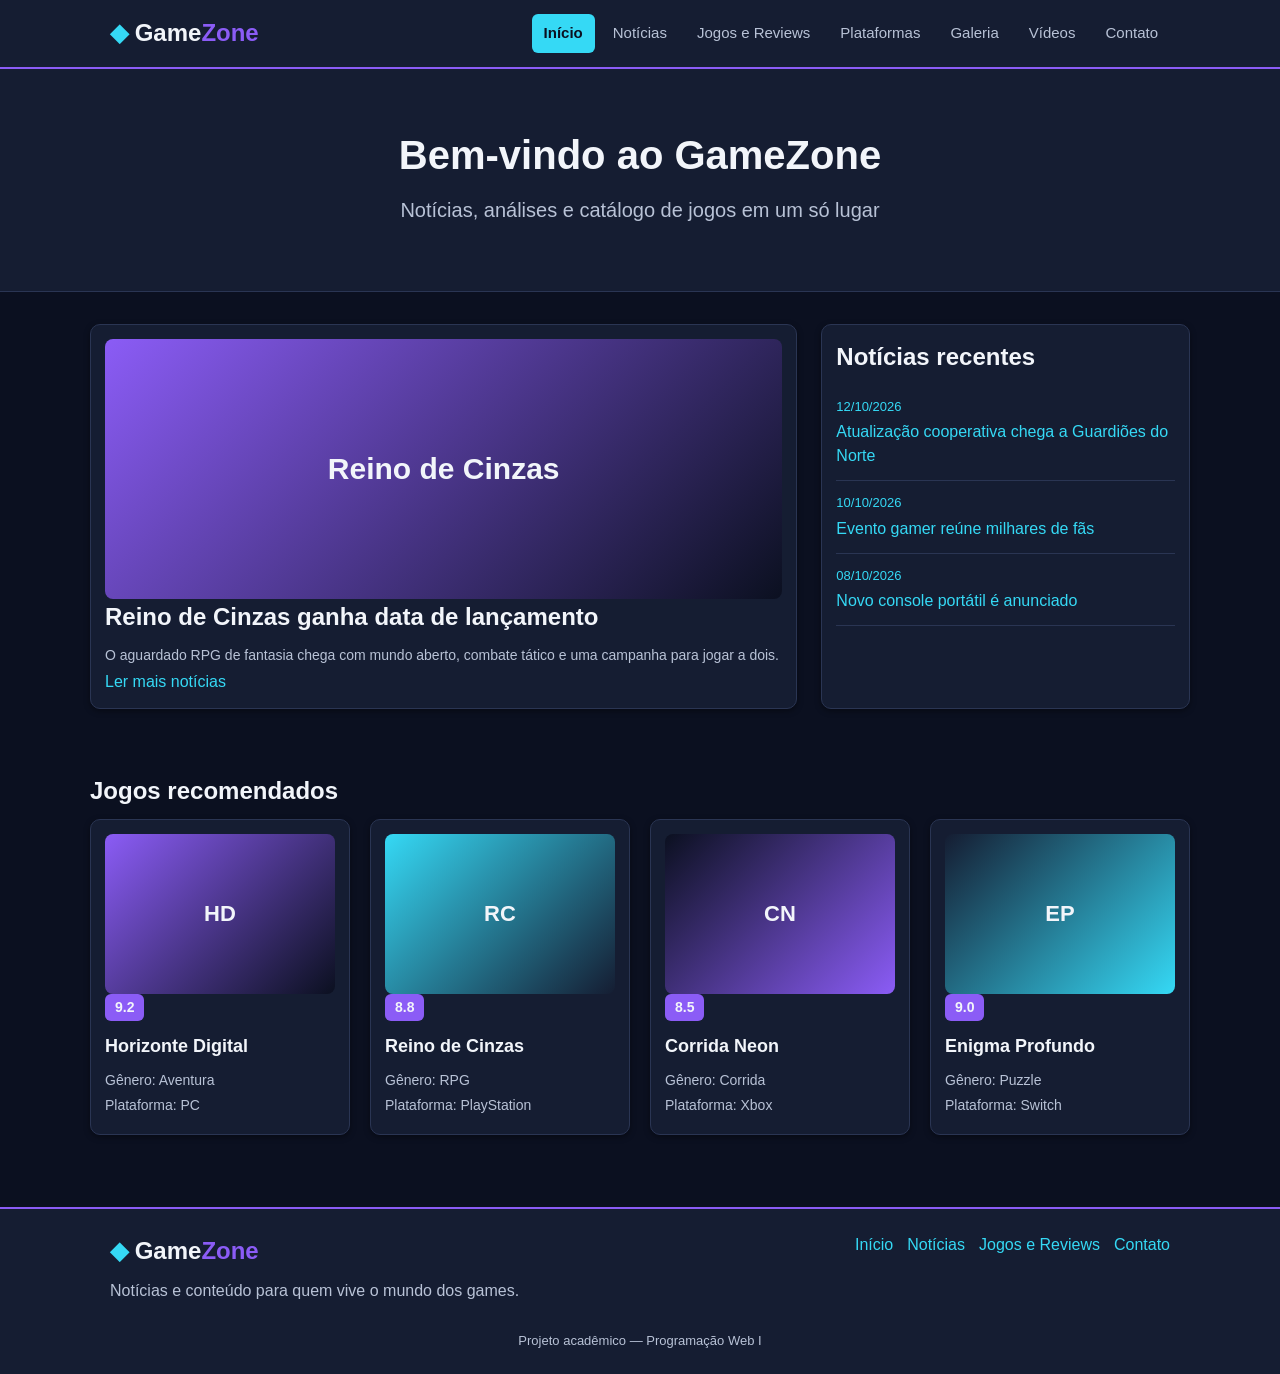
<file: index.html>
<!DOCTYPE html>
<html lang="pt-BR">
<head>
  <meta charset="UTF-8">
  <meta name="viewport" content="width=device-width, initial-scale=1.0">
  <title>GameZone — Início</title>
  <link rel="stylesheet" href="style.css">
</head>
<body>
  <header class="topo">
    <div class="container topo-interno">
      <a class="logo" href="index.html"><span class="logo-icone">◆</span> Game<span class="zone">Zone</span></a>
      <nav>
        <ul class="menu">
          <li><a class="ativo" href="index.html">Início</a></li>
          <li><a href="noticias.html">Notícias</a></li>
          <li><a href="jogos.html">Jogos e Reviews</a></li>
          <li><a href="plataformas.html">Plataformas</a></li>
          <li><a href="galeria.html">Galeria</a></li>
          <li><a href="videos.html">Vídeos</a></li>
          <li><a href="contato.html">Contato</a></li>
        </ul>
      </nav>
    </div>
  </header>

  <main>
    <section class="hero">
      <h1>Bem-vindo ao GameZone</h1>
      <p>Notícias, análises e catálogo de jogos em um só lugar</p>
    </section>

    <section class="secao container">
      <div class="principal-inicio">
        <article class="destaque card">
          <div class="arte arte-1" role="img" aria-label="Arte ilustrativa do jogo Reino de Cinzas em roxo escuro">Reino de Cinzas</div>
          <h2>Reino de Cinzas ganha data de lançamento</h2>
          <p>O aguardado RPG de fantasia chega com mundo aberto, combate tático e uma campanha para jogar a dois.</p>
          <a href="noticias.html">Ler mais notícias</a>
        </article>

        <aside class="recentes card">
          <h2>Notícias recentes</h2>
          <ul>
            <li>
              <p class="data">12/10/2026</p>
              <a href="noticias.html">Atualização cooperativa chega a Guardiões do Norte</a>
            </li>
            <li>
              <p class="data">10/10/2026</p>
              <a href="noticias.html">Evento gamer reúne milhares de fãs</a>
            </li>
            <li>
              <p class="data">08/10/2026</p>
              <a href="noticias.html">Novo console portátil é anunciado</a>
            </li>
          </ul>
        </aside>
      </div>
    </section>

    <section class="secao container">
      <h2>Jogos recomendados</h2>
      <div class="grade-4">
        <article class="card">
          <div class="arte arte-1" role="img" aria-label="Arte ilustrativa de Horizonte Digital">HD</div>
          <span class="nota">9.2</span>
          <h3>Horizonte Digital</h3>
          <p>Gênero: Aventura</p>
          <p>Plataforma: PC</p>
        </article>
        <article class="card">
          <div class="arte arte-2" role="img" aria-label="Arte ilustrativa de Reino de Cinzas">RC</div>
          <span class="nota">8.8</span>
          <h3>Reino de Cinzas</h3>
          <p>Gênero: RPG</p>
          <p>Plataforma: PlayStation</p>
        </article>
        <article class="card">
          <div class="arte arte-3" role="img" aria-label="Arte ilustrativa de Corrida Neon">CN</div>
          <span class="nota">8.5</span>
          <h3>Corrida Neon</h3>
          <p>Gênero: Corrida</p>
          <p>Plataforma: Xbox</p>
        </article>
        <article class="card">
          <div class="arte arte-4" role="img" aria-label="Arte ilustrativa de Enigma Profundo">EP</div>
          <span class="nota">9.0</span>
          <h3>Enigma Profundo</h3>
          <p>Gênero: Puzzle</p>
          <p>Plataforma: Switch</p>
        </article>
      </div>
    </section>
  </main>

  <footer class="rodape">
    <div class="container rodape-interno">
      <div>
        <p class="logo"><span class="logo-icone">◆</span> Game<span class="zone">Zone</span></p>
        <p>Notícias e conteúdo para quem vive o mundo dos games.</p>
      </div>
      <ul class="rodape-links">
        <li><a href="index.html">Início</a></li>
        <li><a href="noticias.html">Notícias</a></li>
        <li><a href="jogos.html">Jogos e Reviews</a></li>
        <li><a href="contato.html">Contato</a></li>
      </ul>
    </div>
    <p class="rodape-nota">Projeto acadêmico — Programação Web I</p>
  </footer>
</body>
</html>
</file>
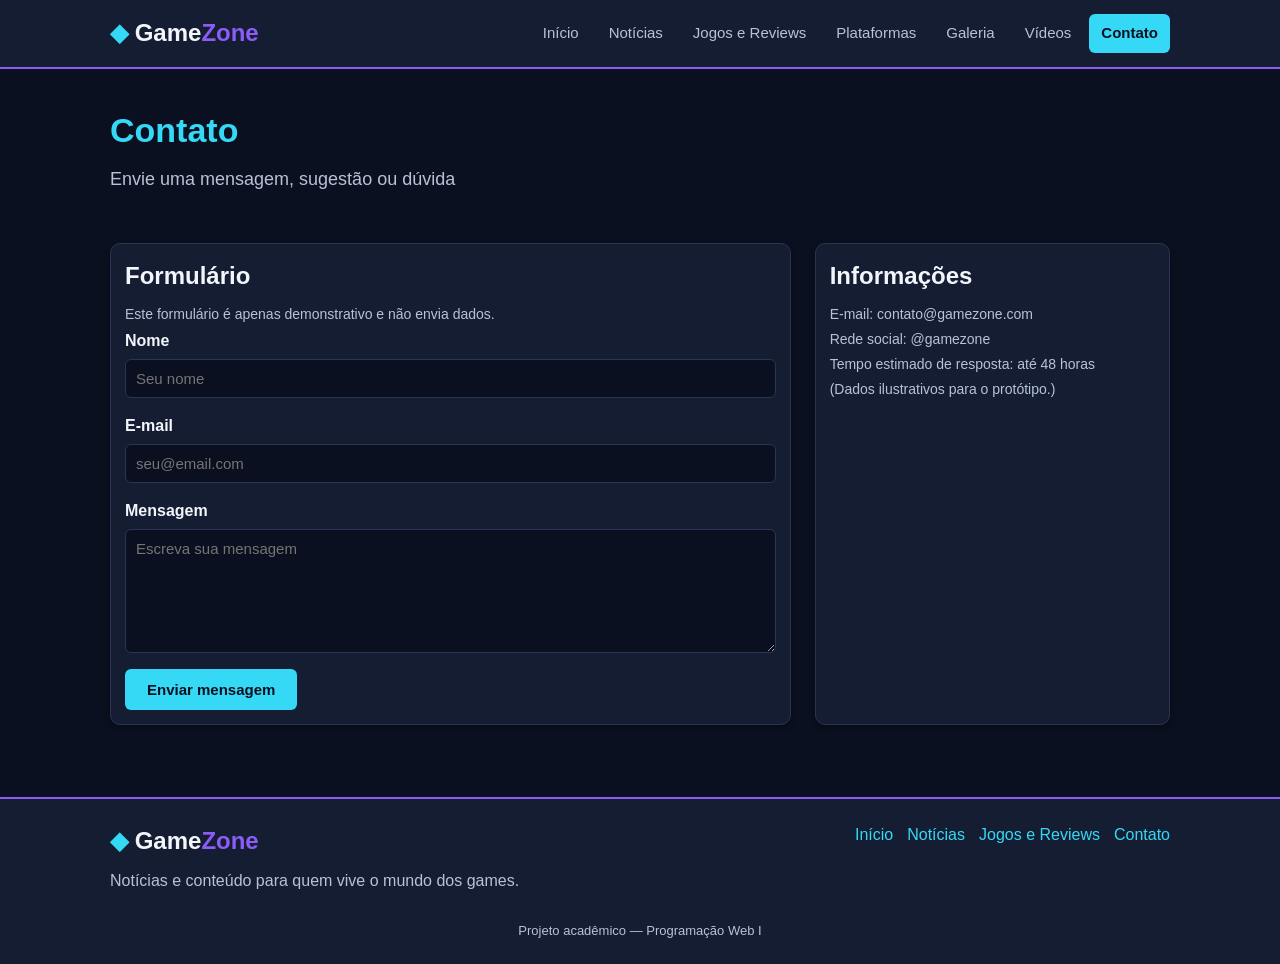
<file: contato.html>
<!DOCTYPE html>
<html lang="pt-BR">
<head>
  <meta charset="UTF-8">
  <meta name="viewport" content="width=device-width, initial-scale=1.0">
  <title>GameZone — Contato</title>
  <link rel="stylesheet" href="style.css">
</head>
<body>
  <header class="topo">
    <div class="container topo-interno">
      <a class="logo" href="index.html"><span class="logo-icone">◆</span> Game<span class="zone">Zone</span></a>
      <nav>
        <ul class="menu">
          <li><a href="index.html">Início</a></li>
          <li><a href="noticias.html">Notícias</a></li>
          <li><a href="jogos.html">Jogos e Reviews</a></li>
          <li><a href="plataformas.html">Plataformas</a></li>
          <li><a href="galeria.html">Galeria</a></li>
          <li><a href="videos.html">Vídeos</a></li>
          <li><a class="ativo" href="contato.html">Contato</a></li>
        </ul>
      </nav>
    </div>
  </header>

  <main class="container">
    <section class="titulo-pagina">
      <h1>Contato</h1>
      <p>Envie uma mensagem, sugestão ou dúvida</p>
    </section>

    <section class="secao">
      <div class="contato">
        <section class="formulario card">
          <h2>Formulário</h2>
          <p>Este formulário é apenas demonstrativo e não envia dados.</p>
          <form>
            <label for="nome">Nome</label>
            <input type="text" id="nome" name="nome" placeholder="Seu nome" autocomplete="name">

            <label for="email">E-mail</label>
            <input type="email" id="email" name="email" placeholder="seu@email.com" autocomplete="email">

            <label for="mensagem">Mensagem</label>
            <textarea id="mensagem" name="mensagem" rows="6" placeholder="Escreva sua mensagem"></textarea>

            <button type="button">Enviar mensagem</button>
          </form>
        </section>

        <aside class="contato-info card">
          <h2>Informações</h2>
          <p>E-mail: contato@gamezone.com</p>
          <p>Rede social: @gamezone</p>
          <p>Tempo estimado de resposta: até 48 horas</p>
          <p>(Dados ilustrativos para o protótipo.)</p>
        </aside>
      </div>
    </section>
  </main>

  <footer class="rodape">
    <div class="container rodape-interno">
      <div>
        <p class="logo"><span class="logo-icone">◆</span> Game<span class="zone">Zone</span></p>
        <p>Notícias e conteúdo para quem vive o mundo dos games.</p>
      </div>
      <ul class="rodape-links">
        <li><a href="index.html">Início</a></li>
        <li><a href="noticias.html">Notícias</a></li>
        <li><a href="jogos.html">Jogos e Reviews</a></li>
        <li><a href="contato.html">Contato</a></li>
      </ul>
    </div>
    <p class="rodape-nota">Projeto acadêmico — Programação Web I</p>
  </footer>
</body>
</html>
</file>
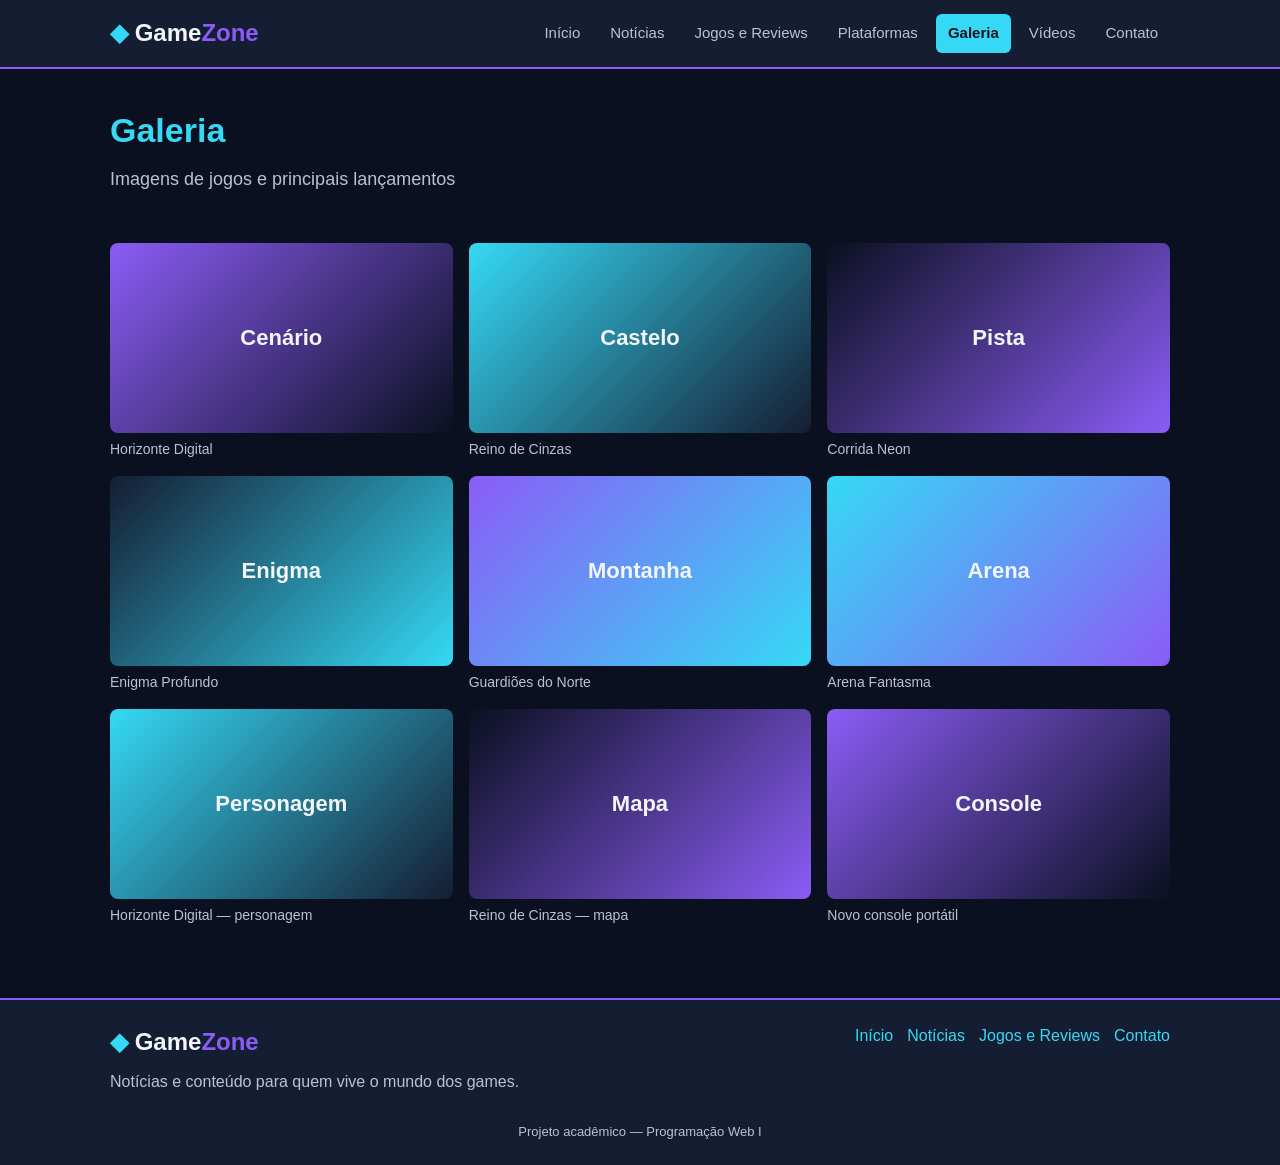
<file: galeria.html>
<!DOCTYPE html>
<html lang="pt-BR">
<head>
  <meta charset="UTF-8">
  <meta name="viewport" content="width=device-width, initial-scale=1.0">
  <title>GameZone — Galeria</title>
  <link rel="stylesheet" href="style.css">
</head>
<body>
  <header class="topo">
    <div class="container topo-interno">
      <a class="logo" href="index.html"><span class="logo-icone">◆</span> Game<span class="zone">Zone</span></a>
      <nav>
        <ul class="menu">
          <li><a href="index.html">Início</a></li>
          <li><a href="noticias.html">Notícias</a></li>
          <li><a href="jogos.html">Jogos e Reviews</a></li>
          <li><a href="plataformas.html">Plataformas</a></li>
          <li><a class="ativo" href="galeria.html">Galeria</a></li>
          <li><a href="videos.html">Vídeos</a></li>
          <li><a href="contato.html">Contato</a></li>
        </ul>
      </nav>
    </div>
  </header>

  <main class="container">
    <section class="titulo-pagina">
      <h1>Galeria</h1>
      <p>Imagens de jogos e principais lançamentos</p>
    </section>

    <section class="secao galeria">
      <figure>
        <div class="arte arte-1" role="img" aria-label="Cenário de floresta futurista do jogo Horizonte Digital">Cenário</div>
        <figcaption>Horizonte Digital</figcaption>
      </figure>
      <figure>
        <div class="arte arte-2" role="img" aria-label="Castelo em chamas do jogo Reino de Cinzas">Castelo</div>
        <figcaption>Reino de Cinzas</figcaption>
      </figure>
      <figure>
        <div class="arte arte-3" role="img" aria-label="Pista iluminada do jogo Corrida Neon">Pista</div>
        <figcaption>Corrida Neon</figcaption>
      </figure>
      <figure>
        <div class="arte arte-4" role="img" aria-label="Sala de quebra-cabeças do jogo Enigma Profundo">Enigma</div>
        <figcaption>Enigma Profundo</figcaption>
      </figure>
      <figure>
        <div class="arte arte-5" role="img" aria-label="Guerreiros em montanha gelada do jogo Guardiões do Norte">Montanha</div>
        <figcaption>Guardiões do Norte</figcaption>
      </figure>
      <figure>
        <div class="arte arte-6" role="img" aria-label="Arena sombria do jogo Arena Fantasma">Arena</div>
        <figcaption>Arena Fantasma</figcaption>
      </figure>
      <figure>
        <div class="arte arte-2" role="img" aria-label="Personagem principal de Horizonte Digital em close">Personagem</div>
        <figcaption>Horizonte Digital — personagem</figcaption>
      </figure>
      <figure>
        <div class="arte arte-3" role="img" aria-label="Mapa de aventura de Reino de Cinzas">Mapa</div>
        <figcaption>Reino de Cinzas — mapa</figcaption>
      </figure>
      <figure>
        <div class="arte arte-1" role="img" aria-label="Console portátil ilustrativo em destaque">Console</div>
        <figcaption>Novo console portátil</figcaption>
      </figure>
    </section>
  </main>

  <footer class="rodape">
    <div class="container rodape-interno">
      <div>
        <p class="logo"><span class="logo-icone">◆</span> Game<span class="zone">Zone</span></p>
        <p>Notícias e conteúdo para quem vive o mundo dos games.</p>
      </div>
      <ul class="rodape-links">
        <li><a href="index.html">Início</a></li>
        <li><a href="noticias.html">Notícias</a></li>
        <li><a href="jogos.html">Jogos e Reviews</a></li>
        <li><a href="contato.html">Contato</a></li>
      </ul>
    </div>
    <p class="rodape-nota">Projeto acadêmico — Programação Web I</p>
  </footer>
</body>
</html>
</file>
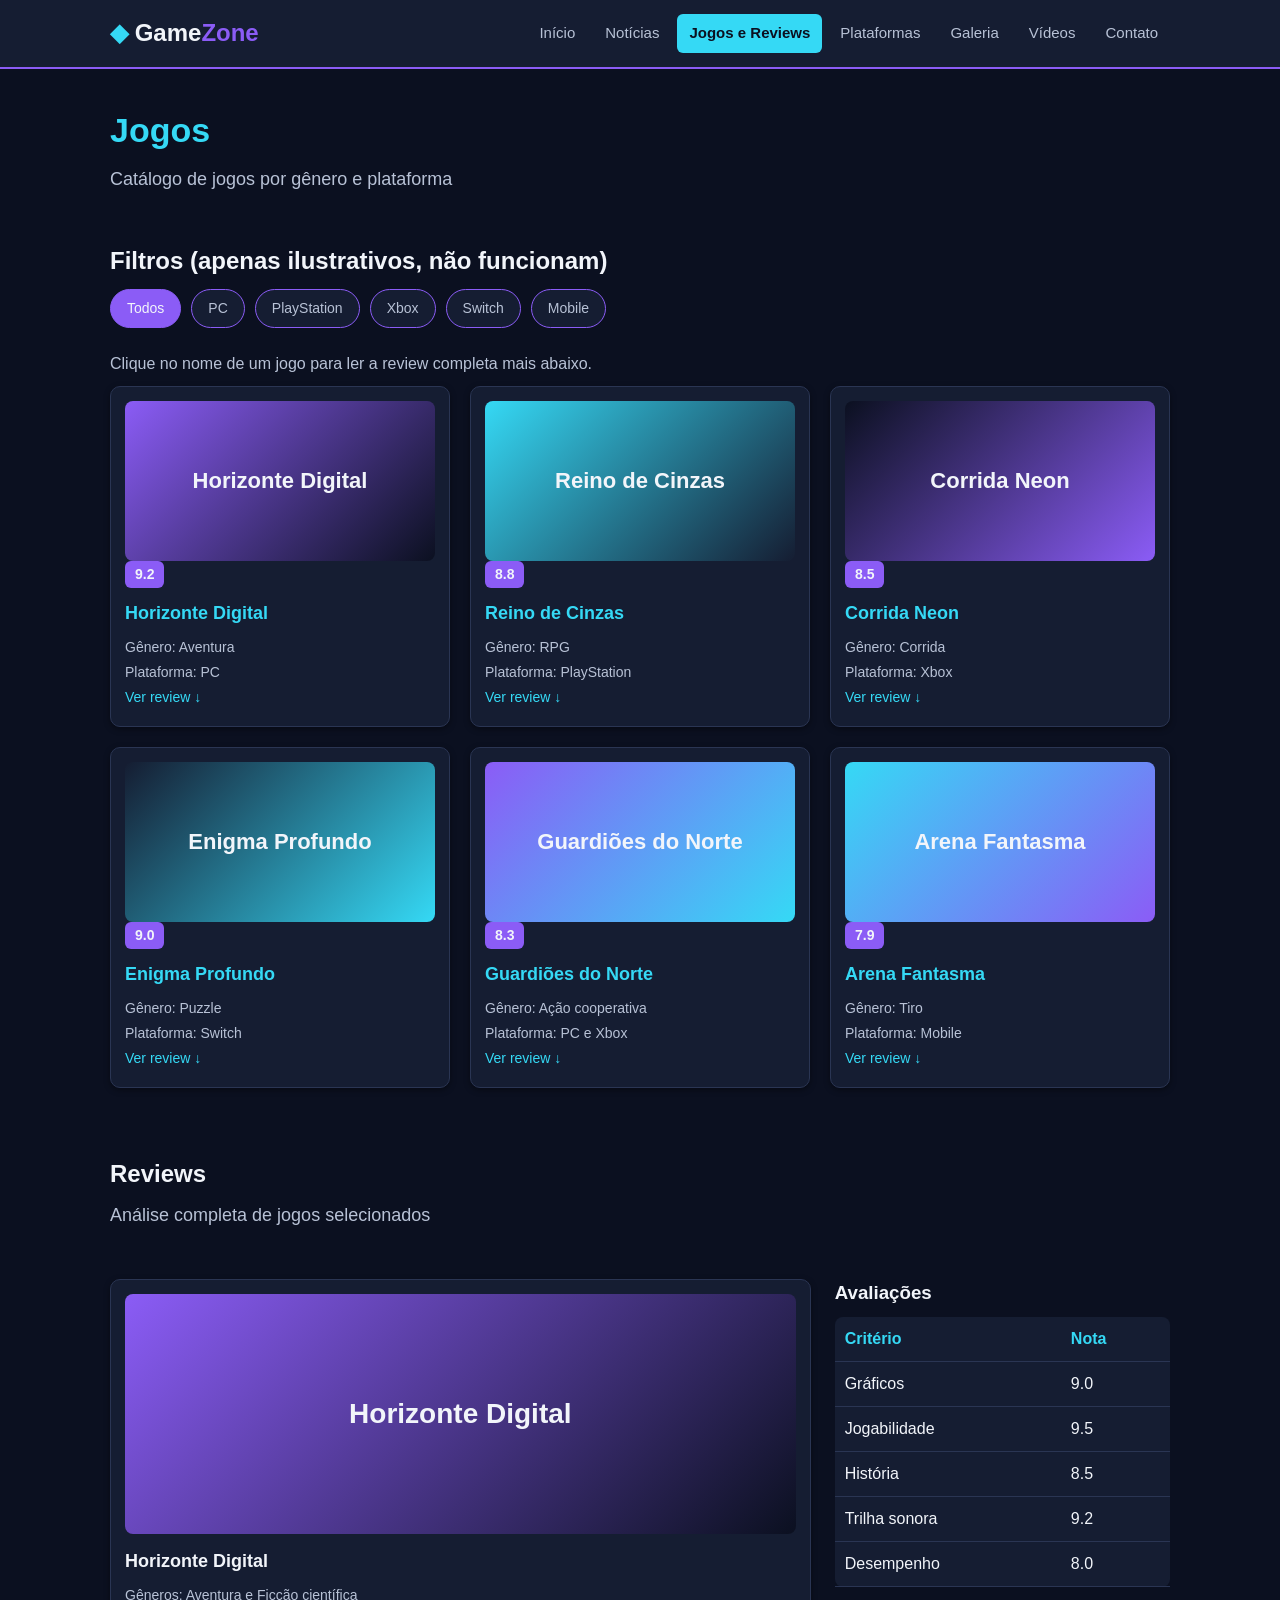
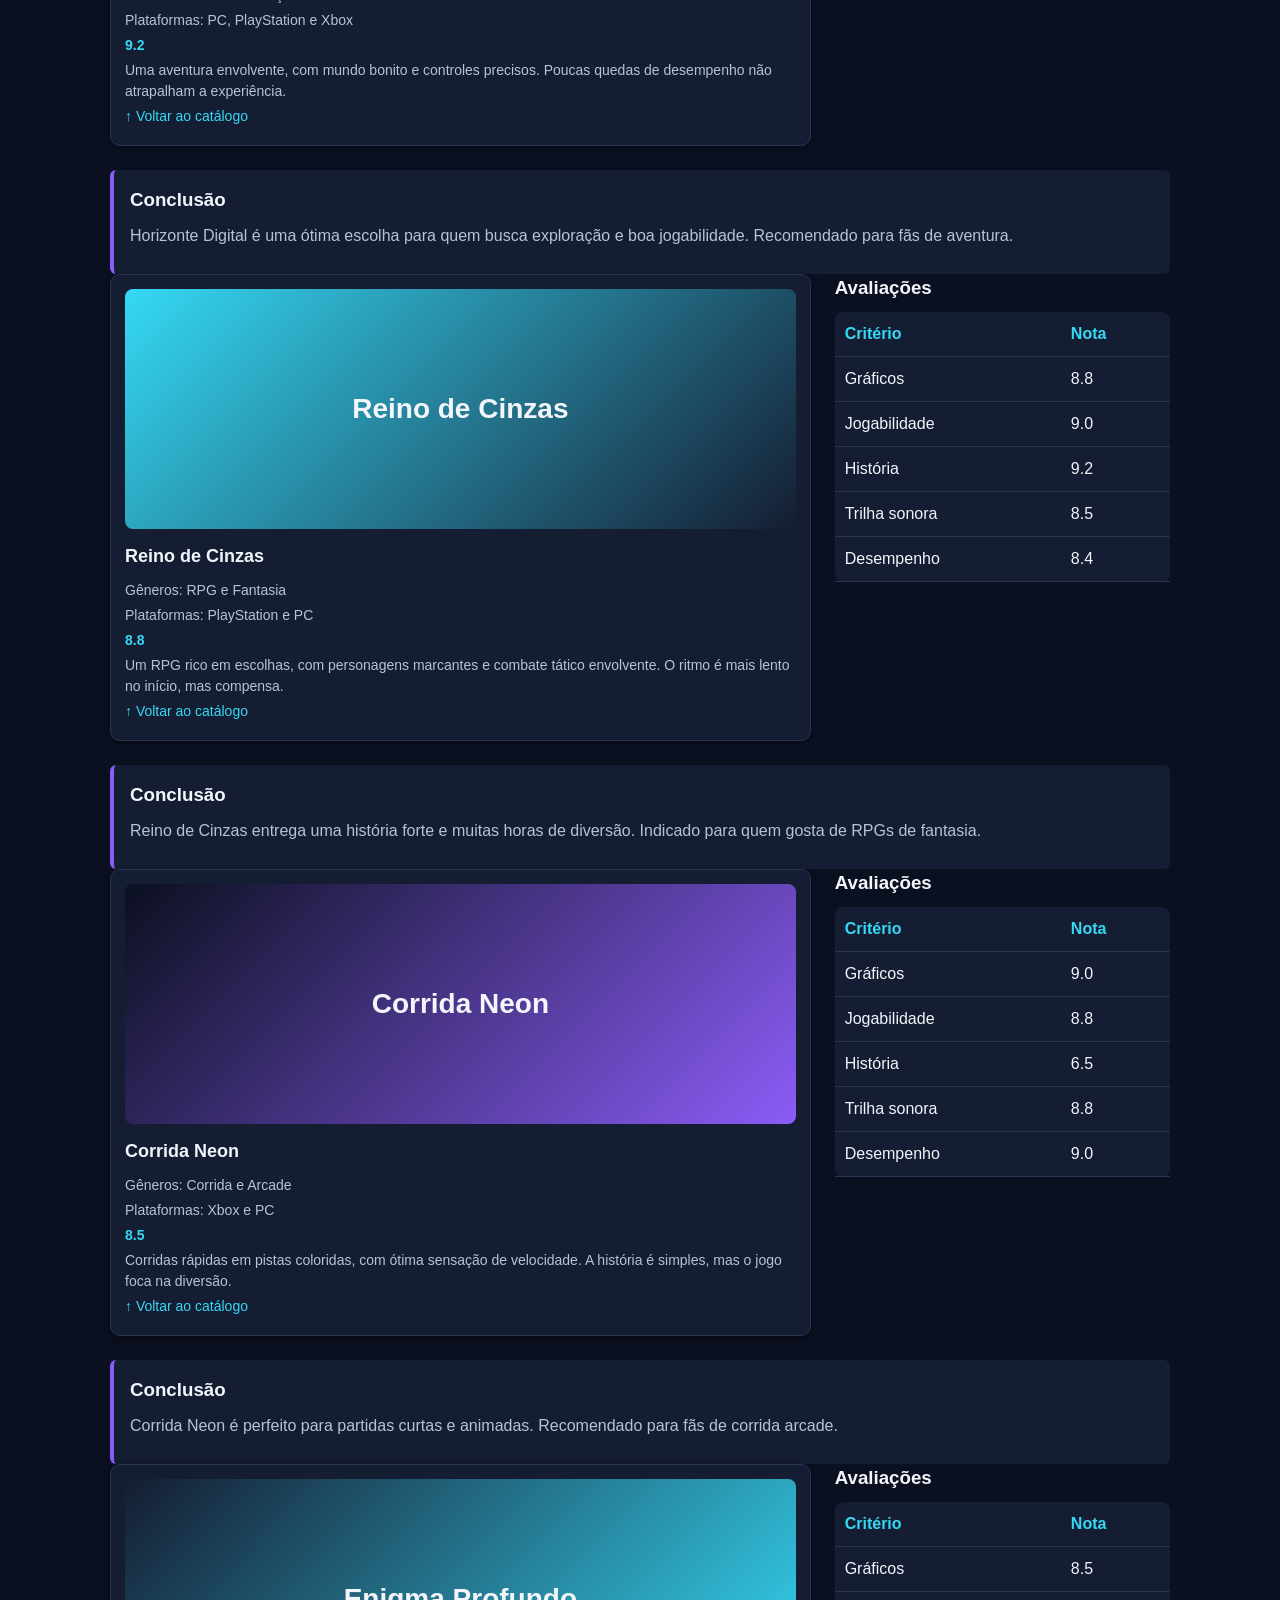
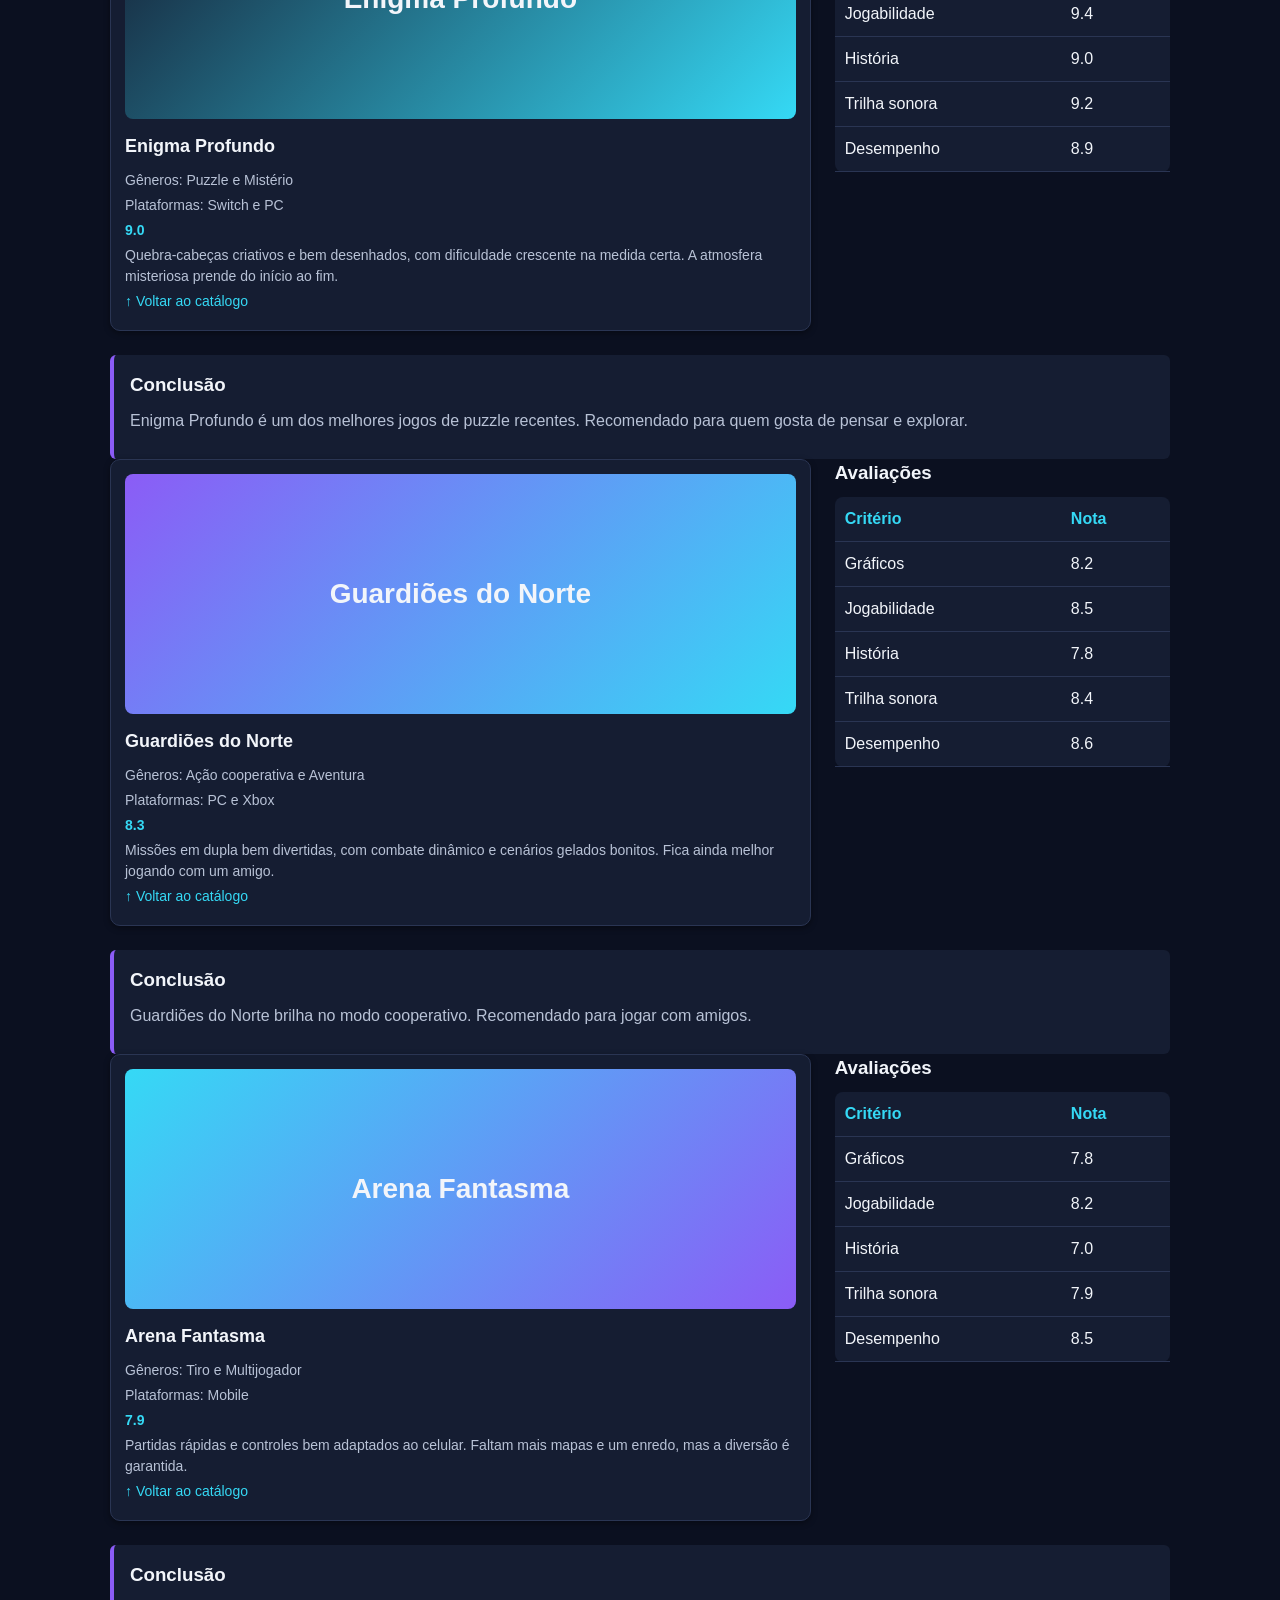
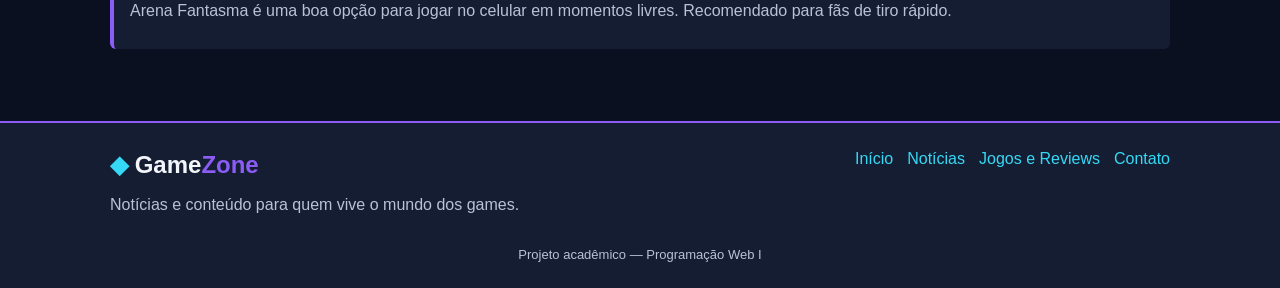
<file: jogos.html>
<!DOCTYPE html>
<html lang="pt-BR">
<head>
  <meta charset="UTF-8">
  <meta name="viewport" content="width=device-width, initial-scale=1.0">
  <title>GameZone — Jogos e Reviews</title>
  <link rel="stylesheet" href="style.css">
</head>
<body>
  <header class="topo">
    <div class="container topo-interno">
      <a class="logo" href="index.html"><span class="logo-icone">◆</span> Game<span class="zone">Zone</span></a>
      <nav>
        <ul class="menu">
          <li><a href="index.html">Início</a></li>
          <li><a href="noticias.html">Notícias</a></li>
          <li><a class="ativo" href="jogos.html">Jogos e Reviews</a></li>
          <li><a href="plataformas.html">Plataformas</a></li>
          <li><a href="galeria.html">Galeria</a></li>
          <li><a href="videos.html">Vídeos</a></li>
          <li><a href="contato.html">Contato</a></li>
        </ul>
      </nav>
    </div>
  </header>

  <main class="container">
    <section class="titulo-pagina" id="catalogo">
      <h1>Jogos</h1>
      <p>Catálogo de jogos por gênero e plataforma</p>
    </section>

    <section class="secao">
      <h2>Filtros (apenas ilustrativos, não funcionam)</h2>
      <ul class="filtros">
        <li class="filtro filtro-ativo">Todos</li>
        <li class="filtro">PC</li>
        <li class="filtro">PlayStation</li>
        <li class="filtro">Xbox</li>
        <li class="filtro">Switch</li>
        <li class="filtro">Mobile</li>
      </ul>

      <p>Clique no nome de um jogo para ler a review completa mais abaixo.</p>

      <div class="grade-3">
        <article class="card">
          <div class="arte arte-1" role="img" aria-label="Arte ilustrativa de Horizonte Digital">Horizonte Digital</div>
          <span class="nota">9.2</span>
          <h3><a href="#review-horizonte-digital">Horizonte Digital</a></h3>
          <p>Gênero: Aventura</p>
          <p>Plataforma: PC</p>
          <p><a href="#review-horizonte-digital">Ver review ↓</a></p>
        </article>
        <article class="card">
          <div class="arte arte-2" role="img" aria-label="Arte ilustrativa de Reino de Cinzas">Reino de Cinzas</div>
          <span class="nota">8.8</span>
          <h3><a href="#review-reino-de-cinzas">Reino de Cinzas</a></h3>
          <p>Gênero: RPG</p>
          <p>Plataforma: PlayStation</p>
          <p><a href="#review-reino-de-cinzas">Ver review ↓</a></p>
        </article>
        <article class="card">
          <div class="arte arte-3" role="img" aria-label="Arte ilustrativa de Corrida Neon">Corrida Neon</div>
          <span class="nota">8.5</span>
          <h3><a href="#review-corrida-neon">Corrida Neon</a></h3>
          <p>Gênero: Corrida</p>
          <p>Plataforma: Xbox</p>
          <p><a href="#review-corrida-neon">Ver review ↓</a></p>
        </article>
        <article class="card">
          <div class="arte arte-4" role="img" aria-label="Arte ilustrativa de Enigma Profundo">Enigma Profundo</div>
          <span class="nota">9.0</span>
          <h3><a href="#review-enigma-profundo">Enigma Profundo</a></h3>
          <p>Gênero: Puzzle</p>
          <p>Plataforma: Switch</p>
          <p><a href="#review-enigma-profundo">Ver review ↓</a></p>
        </article>
        <article class="card">
          <div class="arte arte-5" role="img" aria-label="Arte ilustrativa de Guardiões do Norte">Guardiões do Norte</div>
          <span class="nota">8.3</span>
          <h3><a href="#review-guardioes-do-norte">Guardiões do Norte</a></h3>
          <p>Gênero: Ação cooperativa</p>
          <p>Plataforma: PC e Xbox</p>
          <p><a href="#review-guardioes-do-norte">Ver review ↓</a></p>
        </article>
        <article class="card">
          <div class="arte arte-6" role="img" aria-label="Arte ilustrativa de Arena Fantasma">Arena Fantasma</div>
          <span class="nota">7.9</span>
          <h3><a href="#review-arena-fantasma">Arena Fantasma</a></h3>
          <p>Gênero: Tiro</p>
          <p>Plataforma: Mobile</p>
          <p><a href="#review-arena-fantasma">Ver review ↓</a></p>
        </article>
      </div>
    </section>

    <section class="titulo-pagina" id="reviews">
      <h2 class="titulo-reviews">Reviews</h2>
      <p>Análise completa de jogos selecionados</p>
    </section>

    <section class="secao">

      <!-- Review 1 -->
      <div class="review-bloco" id="review-horizonte-digital">
        <div class="review">
          <article class="review-texto card">
            <div class="arte arte-1" role="img" aria-label="Arte ilustrativa do jogo Horizonte Digital">Horizonte Digital</div>
            <h3>Horizonte Digital</h3>
            <p>Gêneros: Aventura e Ficção científica</p>
            <p>Plataformas: PC, PlayStation e Xbox</p>
            <p class="nota-geral">9.2</p>
            <p>Uma aventura envolvente, com mundo bonito e controles precisos. Poucas quedas de desempenho não atrapalham a experiência.</p>
            <p><a href="#catalogo">↑ Voltar ao catálogo</a></p>
          </article>

          <aside class="review-lado">
            <h3>Avaliações</h3>
            <table>
              <thead>
                <tr>
                  <th>Critério</th>
                  <th>Nota</th>
                </tr>
              </thead>
              <tbody>
                <tr><td>Gráficos</td><td>9.0</td></tr>
                <tr><td>Jogabilidade</td><td>9.5</td></tr>
                <tr><td>História</td><td>8.5</td></tr>
                <tr><td>Trilha sonora</td><td>9.2</td></tr>
                <tr><td>Desempenho</td><td>8.0</td></tr>
              </tbody>
            </table>
          </aside>
        </div>

        <section class="conclusao">
          <h3>Conclusão</h3>
          <p>Horizonte Digital é uma ótima escolha para quem busca exploração e boa jogabilidade. Recomendado para fãs de aventura.</p>
        </section>
      </div>

      <!-- Review 2 -->
      <div class="review-bloco" id="review-reino-de-cinzas">
        <div class="review">
          <article class="review-texto card">
            <div class="arte arte-2" role="img" aria-label="Arte ilustrativa do jogo Reino de Cinzas">Reino de Cinzas</div>
            <h3>Reino de Cinzas</h3>
            <p>Gêneros: RPG e Fantasia</p>
            <p>Plataformas: PlayStation e PC</p>
            <p class="nota-geral">8.8</p>
            <p>Um RPG rico em escolhas, com personagens marcantes e combate tático envolvente. O ritmo é mais lento no início, mas compensa.</p>
            <p><a href="#catalogo">↑ Voltar ao catálogo</a></p>
          </article>

          <aside class="review-lado">
            <h3>Avaliações</h3>
            <table>
              <thead>
                <tr>
                  <th>Critério</th>
                  <th>Nota</th>
                </tr>
              </thead>
              <tbody>
                <tr><td>Gráficos</td><td>8.8</td></tr>
                <tr><td>Jogabilidade</td><td>9.0</td></tr>
                <tr><td>História</td><td>9.2</td></tr>
                <tr><td>Trilha sonora</td><td>8.5</td></tr>
                <tr><td>Desempenho</td><td>8.4</td></tr>
              </tbody>
            </table>
          </aside>
        </div>

        <section class="conclusao">
          <h3>Conclusão</h3>
          <p>Reino de Cinzas entrega uma história forte e muitas horas de diversão. Indicado para quem gosta de RPGs de fantasia.</p>
        </section>
      </div>

      <!-- Review 3 -->
      <div class="review-bloco" id="review-corrida-neon">
        <div class="review">
          <article class="review-texto card">
            <div class="arte arte-3" role="img" aria-label="Arte ilustrativa do jogo Corrida Neon">Corrida Neon</div>
            <h3>Corrida Neon</h3>
            <p>Gêneros: Corrida e Arcade</p>
            <p>Plataformas: Xbox e PC</p>
            <p class="nota-geral">8.5</p>
            <p>Corridas rápidas em pistas coloridas, com ótima sensação de velocidade. A história é simples, mas o jogo foca na diversão.</p>
            <p><a href="#catalogo">↑ Voltar ao catálogo</a></p>
          </article>

          <aside class="review-lado">
            <h3>Avaliações</h3>
            <table>
              <thead>
                <tr>
                  <th>Critério</th>
                  <th>Nota</th>
                </tr>
              </thead>
              <tbody>
                <tr><td>Gráficos</td><td>9.0</td></tr>
                <tr><td>Jogabilidade</td><td>8.8</td></tr>
                <tr><td>História</td><td>6.5</td></tr>
                <tr><td>Trilha sonora</td><td>8.8</td></tr>
                <tr><td>Desempenho</td><td>9.0</td></tr>
              </tbody>
            </table>
          </aside>
        </div>

        <section class="conclusao">
          <h3>Conclusão</h3>
          <p>Corrida Neon é perfeito para partidas curtas e animadas. Recomendado para fãs de corrida arcade.</p>
        </section>
      </div>

      <!-- Review 4 -->
      <div class="review-bloco" id="review-enigma-profundo">
        <div class="review">
          <article class="review-texto card">
            <div class="arte arte-4" role="img" aria-label="Arte ilustrativa do jogo Enigma Profundo">Enigma Profundo</div>
            <h3>Enigma Profundo</h3>
            <p>Gêneros: Puzzle e Mistério</p>
            <p>Plataformas: Switch e PC</p>
            <p class="nota-geral">9.0</p>
            <p>Quebra-cabeças criativos e bem desenhados, com dificuldade crescente na medida certa. A atmosfera misteriosa prende do início ao fim.</p>
            <p><a href="#catalogo">↑ Voltar ao catálogo</a></p>
          </article>

          <aside class="review-lado">
            <h3>Avaliações</h3>
            <table>
              <thead>
                <tr>
                  <th>Critério</th>
                  <th>Nota</th>
                </tr>
              </thead>
              <tbody>
                <tr><td>Gráficos</td><td>8.5</td></tr>
                <tr><td>Jogabilidade</td><td>9.4</td></tr>
                <tr><td>História</td><td>9.0</td></tr>
                <tr><td>Trilha sonora</td><td>9.2</td></tr>
                <tr><td>Desempenho</td><td>8.9</td></tr>
              </tbody>
            </table>
          </aside>
        </div>

        <section class="conclusao">
          <h3>Conclusão</h3>
          <p>Enigma Profundo é um dos melhores jogos de puzzle recentes. Recomendado para quem gosta de pensar e explorar.</p>
        </section>
      </div>

      <!-- Review 5 -->
      <div class="review-bloco" id="review-guardioes-do-norte">
        <div class="review">
          <article class="review-texto card">
            <div class="arte arte-5" role="img" aria-label="Arte ilustrativa do jogo Guardiões do Norte">Guardiões do Norte</div>
            <h3>Guardiões do Norte</h3>
            <p>Gêneros: Ação cooperativa e Aventura</p>
            <p>Plataformas: PC e Xbox</p>
            <p class="nota-geral">8.3</p>
            <p>Missões em dupla bem divertidas, com combate dinâmico e cenários gelados bonitos. Fica ainda melhor jogando com um amigo.</p>
            <p><a href="#catalogo">↑ Voltar ao catálogo</a></p>
          </article>

          <aside class="review-lado">
            <h3>Avaliações</h3>
            <table>
              <thead>
                <tr>
                  <th>Critério</th>
                  <th>Nota</th>
                </tr>
              </thead>
              <tbody>
                <tr><td>Gráficos</td><td>8.2</td></tr>
                <tr><td>Jogabilidade</td><td>8.5</td></tr>
                <tr><td>História</td><td>7.8</td></tr>
                <tr><td>Trilha sonora</td><td>8.4</td></tr>
                <tr><td>Desempenho</td><td>8.6</td></tr>
              </tbody>
            </table>
          </aside>
        </div>

        <section class="conclusao">
          <h3>Conclusão</h3>
          <p>Guardiões do Norte brilha no modo cooperativo. Recomendado para jogar com amigos.</p>
        </section>
      </div>

      <!-- Review 6 -->
      <div class="review-bloco" id="review-arena-fantasma">
        <div class="review">
          <article class="review-texto card">
            <div class="arte arte-6" role="img" aria-label="Arte ilustrativa do jogo Arena Fantasma">Arena Fantasma</div>
            <h3>Arena Fantasma</h3>
            <p>Gêneros: Tiro e Multijogador</p>
            <p>Plataformas: Mobile</p>
            <p class="nota-geral">7.9</p>
            <p>Partidas rápidas e controles bem adaptados ao celular. Faltam mais mapas e um enredo, mas a diversão é garantida.</p>
            <p><a href="#catalogo">↑ Voltar ao catálogo</a></p>
          </article>

          <aside class="review-lado">
            <h3>Avaliações</h3>
            <table>
              <thead>
                <tr>
                  <th>Critério</th>
                  <th>Nota</th>
                </tr>
              </thead>
              <tbody>
                <tr><td>Gráficos</td><td>7.8</td></tr>
                <tr><td>Jogabilidade</td><td>8.2</td></tr>
                <tr><td>História</td><td>7.0</td></tr>
                <tr><td>Trilha sonora</td><td>7.9</td></tr>
                <tr><td>Desempenho</td><td>8.5</td></tr>
              </tbody>
            </table>
          </aside>
        </div>

        <section class="conclusao">
          <h3>Conclusão</h3>
          <p>Arena Fantasma é uma boa opção para jogar no celular em momentos livres. Recomendado para fãs de tiro rápido.</p>
        </section>
      </div>

    </section>
  </main>

  <footer class="rodape">
    <div class="container rodape-interno">
      <div>
        <p class="logo"><span class="logo-icone">◆</span> Game<span class="zone">Zone</span></p>
        <p>Notícias e conteúdo para quem vive o mundo dos games.</p>
      </div>
      <ul class="rodape-links">
        <li><a href="index.html">Início</a></li>
        <li><a href="noticias.html">Notícias</a></li>
        <li><a href="jogos.html">Jogos e Reviews</a></li>
        <li><a href="contato.html">Contato</a></li>
      </ul>
    </div>
    <p class="rodape-nota">Projeto acadêmico — Programação Web I</p>
  </footer>
</body>
</html>
</file>
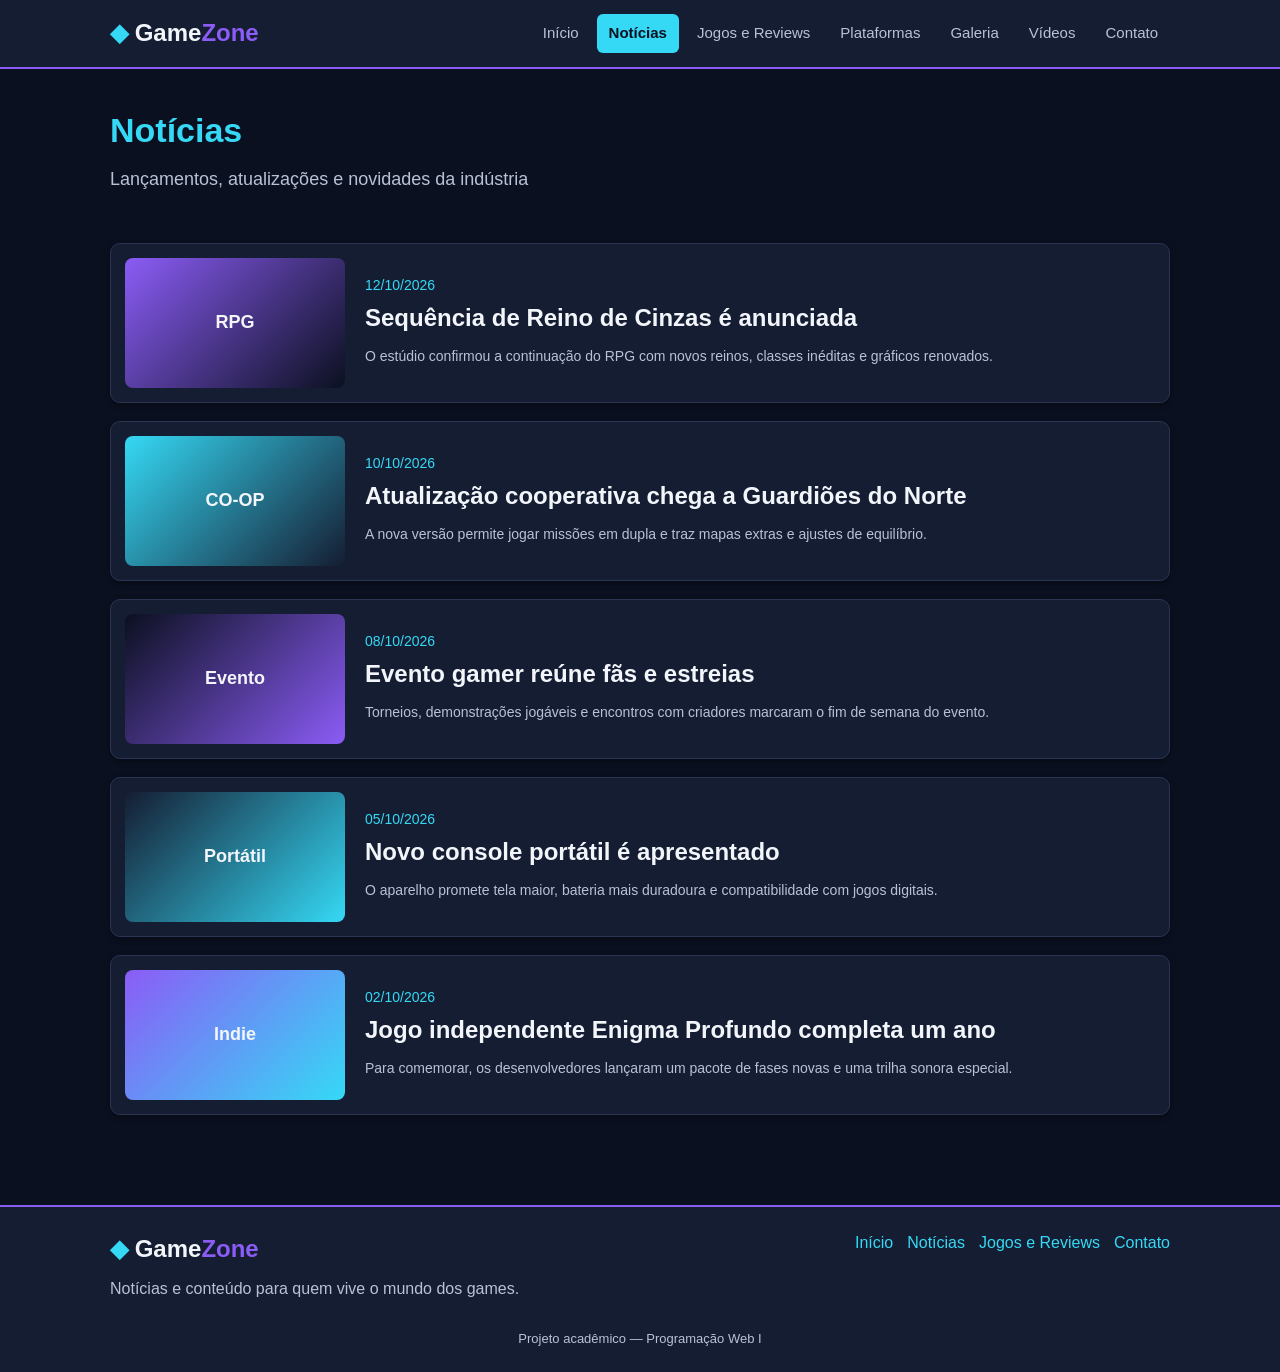
<file: noticias.html>
<!DOCTYPE html>
<html lang="pt-BR">
<head>
  <meta charset="UTF-8">
  <meta name="viewport" content="width=device-width, initial-scale=1.0">
  <title>GameZone — Notícias</title>
  <link rel="stylesheet" href="style.css">
</head>
<body>
  <header class="topo">
    <div class="container topo-interno">
      <a class="logo" href="index.html"><span class="logo-icone">◆</span> Game<span class="zone">Zone</span></a>
      <nav>
        <ul class="menu">
          <li><a href="index.html">Início</a></li>
          <li><a class="ativo" href="noticias.html">Notícias</a></li>
          <li><a href="jogos.html">Jogos e Reviews</a></li>
          <li><a href="plataformas.html">Plataformas</a></li>
          <li><a href="galeria.html">Galeria</a></li>
          <li><a href="videos.html">Vídeos</a></li>
          <li><a href="contato.html">Contato</a></li>
        </ul>
      </nav>
    </div>
  </header>

  <main class="container">
    <section class="titulo-pagina">
      <h1>Notícias</h1>
      <p>Lançamentos, atualizações e novidades da indústria</p>
    </section>

    <section class="secao">
      <article class="noticia card">
        <div class="arte arte-1" role="img" aria-label="Miniatura ilustrativa de RPG">RPG</div>
        <div>
          <p class="data">12/10/2026</p>
          <h2>Sequência de Reino de Cinzas é anunciada</h2>
          <p>O estúdio confirmou a continuação do RPG com novos reinos, classes inéditas e gráficos renovados.</p>
        </div>
      </article>

      <article class="noticia card">
        <div class="arte arte-2" role="img" aria-label="Miniatura ilustrativa de modo cooperativo">CO-OP</div>
        <div>
          <p class="data">10/10/2026</p>
          <h2>Atualização cooperativa chega a Guardiões do Norte</h2>
          <p>A nova versão permite jogar missões em dupla e traz mapas extras e ajustes de equilíbrio.</p>
        </div>
      </article>

      <article class="noticia card">
        <div class="arte arte-3" role="img" aria-label="Miniatura ilustrativa de evento gamer">Evento</div>
        <div>
          <p class="data">08/10/2026</p>
          <h2>Evento gamer reúne fãs e estreias</h2>
          <p>Torneios, demonstrações jogáveis e encontros com criadores marcaram o fim de semana do evento.</p>
        </div>
      </article>

      <article class="noticia card">
        <div class="arte arte-4" role="img" aria-label="Miniatura ilustrativa de console portátil">Portátil</div>
        <div>
          <p class="data">05/10/2026</p>
          <h2>Novo console portátil é apresentado</h2>
          <p>O aparelho promete tela maior, bateria mais duradoura e compatibilidade com jogos digitais.</p>
        </div>
      </article>

      <article class="noticia card">
        <div class="arte arte-5" role="img" aria-label="Miniatura ilustrativa de jogo independente">Indie</div>
        <div>
          <p class="data">02/10/2026</p>
          <h2>Jogo independente Enigma Profundo completa um ano</h2>
          <p>Para comemorar, os desenvolvedores lançaram um pacote de fases novas e uma trilha sonora especial.</p>
        </div>
      </article>
    </section>
  </main>

  <footer class="rodape">
    <div class="container rodape-interno">
      <div>
        <p class="logo"><span class="logo-icone">◆</span> Game<span class="zone">Zone</span></p>
        <p>Notícias e conteúdo para quem vive o mundo dos games.</p>
      </div>
      <ul class="rodape-links">
        <li><a href="index.html">Início</a></li>
        <li><a href="noticias.html">Notícias</a></li>
        <li><a href="jogos.html">Jogos e Reviews</a></li>
        <li><a href="contato.html">Contato</a></li>
      </ul>
    </div>
    <p class="rodape-nota">Projeto acadêmico — Programação Web I</p>
  </footer>
</body>
</html>
</file>
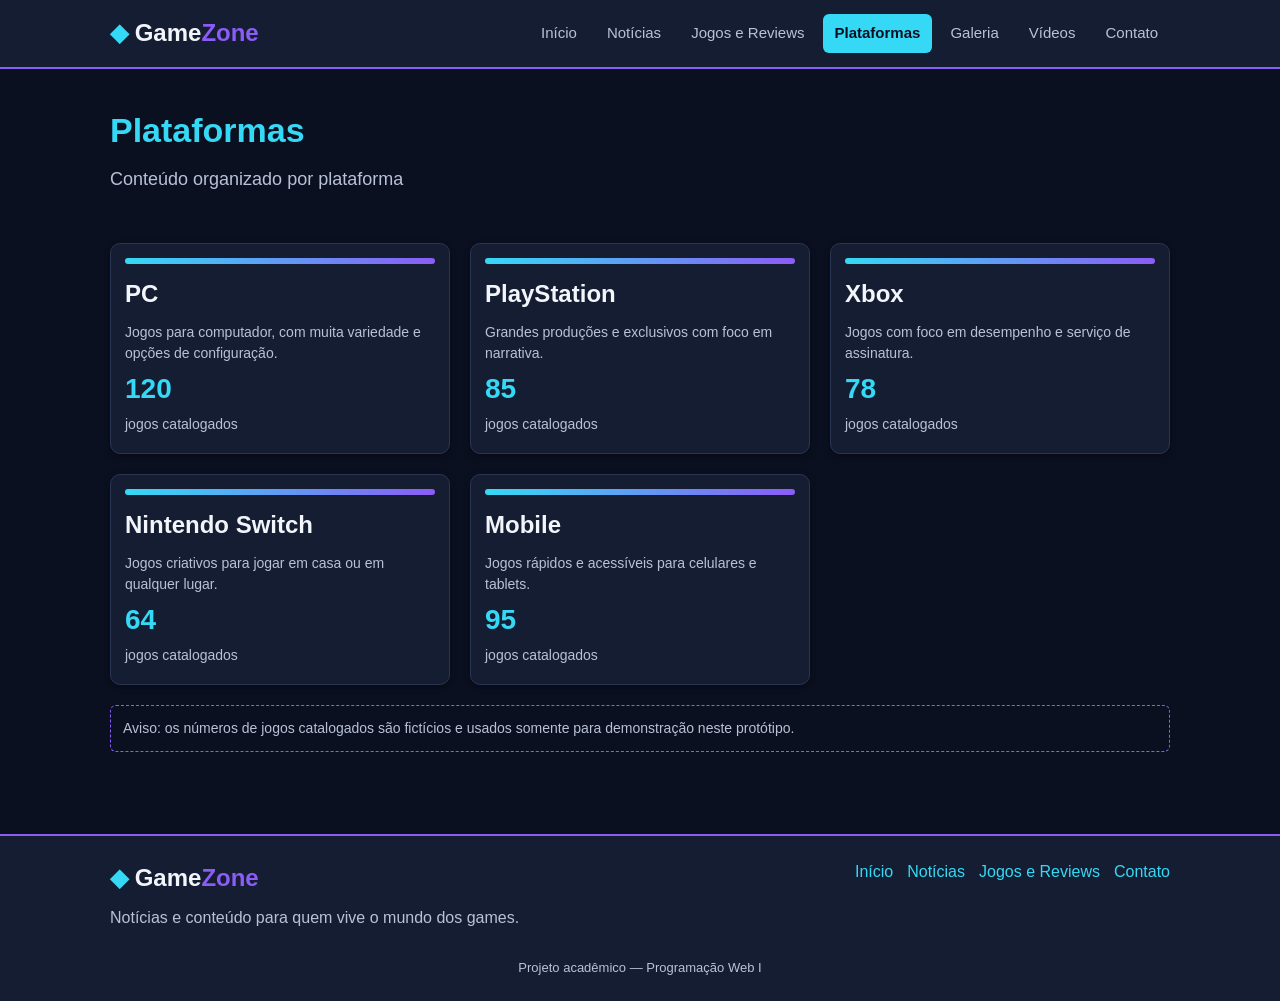
<file: plataformas.html>
<!DOCTYPE html>
<html lang="pt-BR">
<head>
  <meta charset="UTF-8">
  <meta name="viewport" content="width=device-width, initial-scale=1.0">
  <title>GameZone — Plataformas</title>
  <link rel="stylesheet" href="style.css">
</head>
<body>
  <header class="topo">
    <div class="container topo-interno">
      <a class="logo" href="index.html"><span class="logo-icone">◆</span> Game<span class="zone">Zone</span></a>
      <nav>
        <ul class="menu">
          <li><a href="index.html">Início</a></li>
          <li><a href="noticias.html">Notícias</a></li>
          <li><a href="jogos.html">Jogos e Reviews</a></li>
          <li><a class="ativo" href="plataformas.html">Plataformas</a></li>
          <li><a href="galeria.html">Galeria</a></li>
          <li><a href="videos.html">Vídeos</a></li>
          <li><a href="contato.html">Contato</a></li>
        </ul>
      </nav>
    </div>
  </header>

  <main class="container">
    <section class="titulo-pagina">
      <h1>Plataformas</h1>
      <p>Conteúdo organizado por plataforma</p>
    </section>

    <section class="secao">
      <div class="grade-3">
        <article class="card plataforma">
          <div class="detalhe"></div>
          <h2>PC</h2>
          <p>Jogos para computador, com muita variedade e opções de configuração.</p>
          <p class="quantidade">120</p>
          <p>jogos catalogados</p>
        </article>
        <article class="card plataforma">
          <div class="detalhe"></div>
          <h2>PlayStation</h2>
          <p>Grandes produções e exclusivos com foco em narrativa.</p>
          <p class="quantidade">85</p>
          <p>jogos catalogados</p>
        </article>
        <article class="card plataforma">
          <div class="detalhe"></div>
          <h2>Xbox</h2>
          <p>Jogos com foco em desempenho e serviço de assinatura.</p>
          <p class="quantidade">78</p>
          <p>jogos catalogados</p>
        </article>
        <article class="card plataforma">
          <div class="detalhe"></div>
          <h2>Nintendo Switch</h2>
          <p>Jogos criativos para jogar em casa ou em qualquer lugar.</p>
          <p class="quantidade">64</p>
          <p>jogos catalogados</p>
        </article>
        <article class="card plataforma">
          <div class="detalhe"></div>
          <h2>Mobile</h2>
          <p>Jogos rápidos e acessíveis para celulares e tablets.</p>
          <p class="quantidade">95</p>
          <p>jogos catalogados</p>
        </article>
      </div>

      <p class="aviso">Aviso: os números de jogos catalogados são fictícios e usados somente para demonstração neste protótipo.</p>
    </section>
  </main>

  <footer class="rodape">
    <div class="container rodape-interno">
      <div>
        <p class="logo"><span class="logo-icone">◆</span> Game<span class="zone">Zone</span></p>
        <p>Notícias e conteúdo para quem vive o mundo dos games.</p>
      </div>
      <ul class="rodape-links">
        <li><a href="index.html">Início</a></li>
        <li><a href="noticias.html">Notícias</a></li>
        <li><a href="jogos.html">Jogos e Reviews</a></li>
        <li><a href="contato.html">Contato</a></li>
      </ul>
    </div>
    <p class="rodape-nota">Projeto acadêmico — Programação Web I</p>
  </footer>
</body>
</html>
</file>
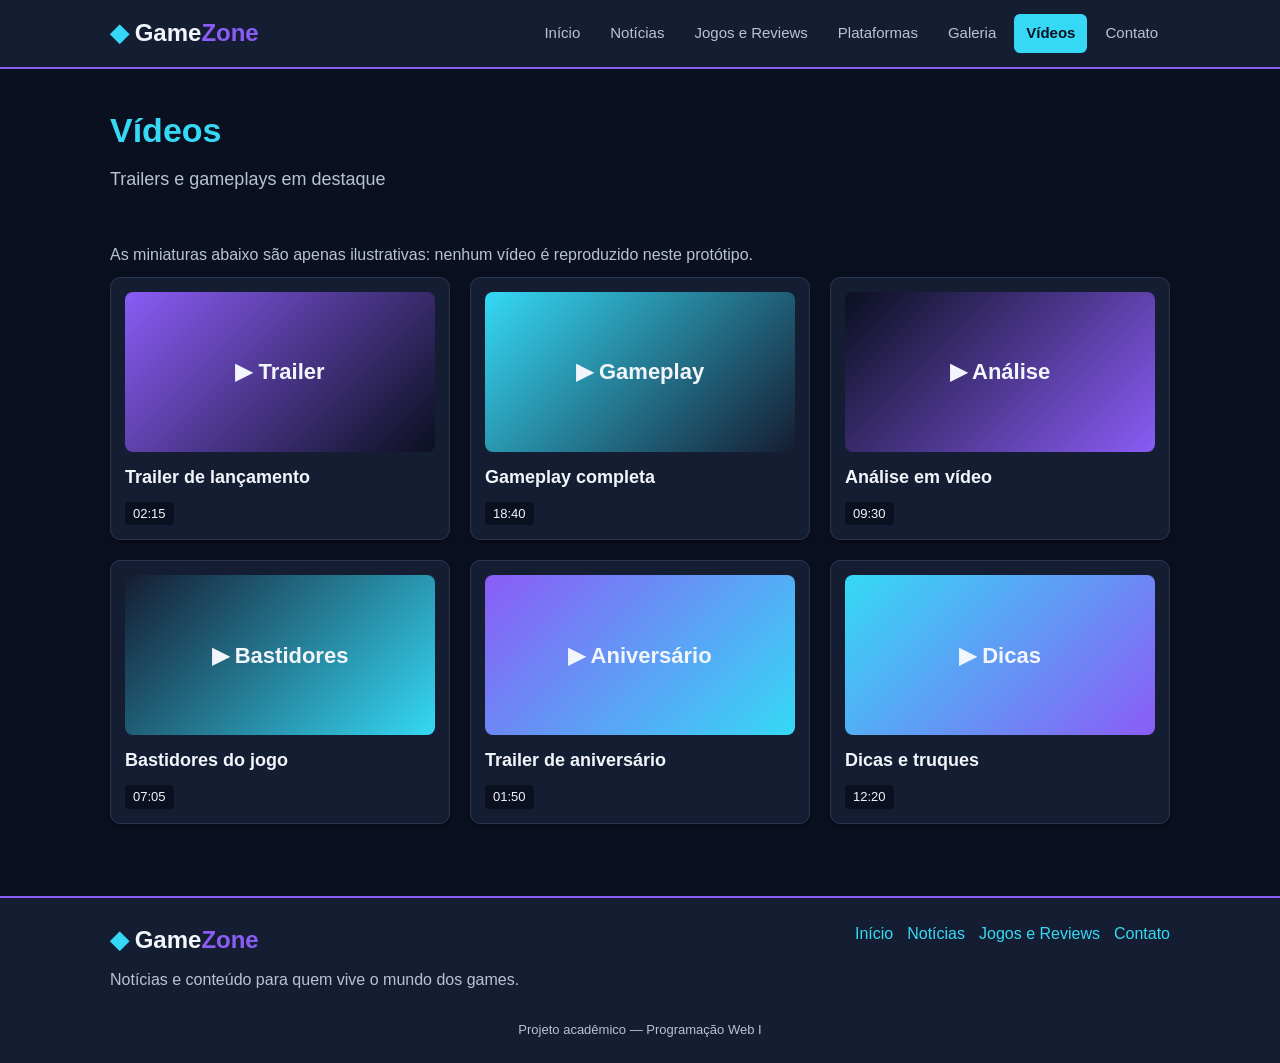
<file: videos.html>
<!DOCTYPE html>
<html lang="pt-BR">
<head>
  <meta charset="UTF-8">
  <meta name="viewport" content="width=device-width, initial-scale=1.0">
  <title>GameZone — Vídeos</title>
  <link rel="stylesheet" href="style.css">
</head>
<body>
  <header class="topo">
    <div class="container topo-interno">
      <a class="logo" href="index.html"><span class="logo-icone">◆</span> Game<span class="zone">Zone</span></a>
      <nav>
        <ul class="menu">
          <li><a href="index.html">Início</a></li>
          <li><a href="noticias.html">Notícias</a></li>
          <li><a href="jogos.html">Jogos e Reviews</a></li>
          <li><a href="plataformas.html">Plataformas</a></li>
          <li><a href="galeria.html">Galeria</a></li>
          <li><a class="ativo" href="videos.html">Vídeos</a></li>
          <li><a href="contato.html">Contato</a></li>
        </ul>
      </nav>
    </div>
  </header>

  <main class="container">
    <section class="titulo-pagina">
      <h1>Vídeos</h1>
      <p>Trailers e gameplays em destaque</p>
    </section>

    <section class="secao">
      <p>As miniaturas abaixo são apenas ilustrativas: nenhum vídeo é reproduzido neste protótipo.</p>
      <div class="grade-3">
        <article class="card">
          <div class="arte arte-1" role="img" aria-label="Miniatura ilustrativa do trailer de lançamento">▶ Trailer</div>
          <h3>Trailer de lançamento</h3>
          <span class="duracao">02:15</span>
        </article>
        <article class="card">
          <div class="arte arte-2" role="img" aria-label="Miniatura ilustrativa da gameplay completa">▶ Gameplay</div>
          <h3>Gameplay completa</h3>
          <span class="duracao">18:40</span>
        </article>
        <article class="card">
          <div class="arte arte-3" role="img" aria-label="Miniatura ilustrativa da análise em vídeo">▶ Análise</div>
          <h3>Análise em vídeo</h3>
          <span class="duracao">09:30</span>
        </article>
        <article class="card">
          <div class="arte arte-4" role="img" aria-label="Miniatura ilustrativa dos bastidores do jogo">▶ Bastidores</div>
          <h3>Bastidores do jogo</h3>
          <span class="duracao">07:05</span>
        </article>
        <article class="card">
          <div class="arte arte-5" role="img" aria-label="Miniatura ilustrativa do trailer de aniversário">▶ Aniversário</div>
          <h3>Trailer de aniversário</h3>
          <span class="duracao">01:50</span>
        </article>
        <article class="card">
          <div class="arte arte-6" role="img" aria-label="Miniatura ilustrativa de dicas e truques">▶ Dicas</div>
          <h3>Dicas e truques</h3>
          <span class="duracao">12:20</span>
        </article>
      </div>
    </section>
  </main>

  <footer class="rodape">
    <div class="container rodape-interno">
      <div>
        <p class="logo"><span class="logo-icone">◆</span> Game<span class="zone">Zone</span></p>
        <p>Notícias e conteúdo para quem vive o mundo dos games.</p>
      </div>
      <ul class="rodape-links">
        <li><a href="index.html">Início</a></li>
        <li><a href="noticias.html">Notícias</a></li>
        <li><a href="jogos.html">Jogos e Reviews</a></li>
        <li><a href="contato.html">Contato</a></li>
      </ul>
    </div>
    <p class="rodape-nota">Projeto acadêmico — Programação Web I</p>
  </footer>
</body>
</html>
</file>
<file: style.css>
* {
  box-sizing: border-box;
}

body {
  margin: 0;
  font-family: Arial, Helvetica, sans-serif;
  background-color: #0B1020;
  color: #F2F5FA;
  line-height: 1.5;
}

a {
  color: #35D9F5;
  text-decoration: none;
}

a:hover {
  text-decoration: underline;
}

h1, h2, h3 {
  margin: 0 0 10px 0;
}

p {
  margin: 0 0 10px 0;
  color: #B8C2D6;
}

ul {
  margin: 0;
  padding: 0;
  list-style: none;
}

.container {
  max-width: 1100px;
  margin: 0 auto;
  padding: 0 20px;
}

/* ---------- Cabeçalho ---------- */
.topo {
  background-color: #151D32;
  border-bottom: 2px solid #8B5CF6;
}

.topo-interno {
  display: flex;
  justify-content: space-between;
  align-items: center;
  gap: 16px;
  padding-top: 14px;
  padding-bottom: 14px;
}

.logo {
  font-size: 24px;
  font-weight: bold;
  color: #F2F5FA;
}

.logo:hover {
  text-decoration: none;
}

.logo-icone {
  color: #35D9F5;
}

.logo span.zone {
  color: #8B5CF6;
}

.menu {
  display: flex;
  gap: 6px;
}

.menu a {
  display: block;
  padding: 8px 12px;
  color: #B8C2D6;
  border-radius: 6px;
  font-size: 15px;
}

.menu a:hover {
  color: #F2F5FA;
  text-decoration: none;
}

.menu a.ativo {
  color: #0B1020;
  background-color: #35D9F5;
  font-weight: bold;
}

/* ---------- Seções e títulos ---------- */
.secao {
  padding: 32px 0;
}

.titulo-pagina {
  padding: 36px 0 8px 0;
}

.titulo-pagina h1 {
  font-size: 34px;
  color: #35D9F5;
}

.titulo-pagina p {
  font-size: 18px;
}

.hero {
  background-color: #151D32;
  border-bottom: 1px solid #2A3553;
  text-align: center;
  padding: 56px 20px;
}

.hero h1 {
  font-size: 40px;
}

.hero p {
  font-size: 20px;
}

/* ---------- Áreas visuais (gradientes) ---------- */
.arte {
  display: flex;
  align-items: center;
  justify-content: center;
  height: 160px;
  font-size: 22px;
  font-weight: bold;
  color: #F2F5FA;
  text-align: center;
  padding: 10px;
  border-radius: 8px;
}

.arte-1 { background: linear-gradient(135deg, #8B5CF6, #0B1020); }
.arte-2 { background: linear-gradient(135deg, #35D9F5, #151D32); }
.arte-3 { background: linear-gradient(135deg, #0B1020, #8B5CF6); }
.arte-4 { background: linear-gradient(135deg, #151D32, #35D9F5); }
.arte-5 { background: linear-gradient(135deg, #8B5CF6, #35D9F5); }
.arte-6 { background: linear-gradient(135deg, #35D9F5, #8B5CF6); }

/* ---------- Cards ---------- */
.card {
  background-color: #151D32;
  border: 1px solid #2A3553;
  border-radius: 10px;
  padding: 14px;
  box-shadow: 0 2px 6px rgba(0, 0, 0, 0.4);
}

.card h3 {
  font-size: 18px;
  margin-top: 12px;
}

.card p {
  margin-bottom: 4px;
  font-size: 14px;
}

.nota {
  display: inline-block;
  background-color: #8B5CF6;
  color: #F2F5FA;
  font-weight: bold;
  padding: 3px 10px;
  border-radius: 6px;
  font-size: 14px;
}

.grade-4 {
  display: grid;
  grid-template-columns: repeat(4, 1fr);
  gap: 20px;
}

.grade-3 {
  display: grid;
  grid-template-columns: repeat(3, 1fr);
  gap: 20px;
}

/* ---------- Página inicial ---------- */
.principal-inicio {
  display: flex;
  gap: 24px;
}

.destaque {
  flex: 2;
}

.destaque .arte {
  height: 260px;
  font-size: 30px;
}

.recentes {
  flex: 1;
}

.recentes li {
  padding: 12px 0;
  border-bottom: 1px solid #2A3553;
}

.recentes .data {
  font-size: 13px;
  color: #35D9F5;
}

/* ---------- Notícias ---------- */
.noticia {
  display: flex;
  gap: 20px;
  align-items: center;
  margin-bottom: 18px;
}

.noticia .arte {
  width: 220px;
  height: 130px;
  flex-shrink: 0;
  font-size: 18px;
}

.data {
  font-size: 13px;
  color: #35D9F5;
  margin-bottom: 4px;
}

/* ---------- Filtros ilustrativos ---------- */
.filtros {
  display: flex;
  flex-wrap: wrap;
  gap: 10px;
  margin-bottom: 24px;
}

.filtro {
  padding: 8px 16px;
  border: 1px solid #8B5CF6;
  border-radius: 20px;
  color: #B8C2D6;
  background-color: #151D32;
  font-size: 14px;
}

.filtro-ativo {
  background-color: #8B5CF6;
  color: #F2F5FA;
}

/* ---------- Review ---------- */
.review {
  display: flex;
  gap: 24px;
}

.review-texto {
  flex: 2;
}

.review-texto .arte {
  height: 240px;
  font-size: 28px;
  margin-bottom: 14px;
}

.nota-geral {
  font-size: 40px;
  font-weight: bold;
  color: #35D9F5;
}

.review-lado {
  flex: 1;
}

table {
  width: 100%;
  border-collapse: collapse;
  background-color: #151D32;
  border-radius: 8px;
}

th, td {
  padding: 10px;
  text-align: left;
  border-bottom: 1px solid #2A3553;
}

th {
  color: #35D9F5;
}

.conclusao {
  margin-top: 24px;
  background-color: #151D32;
  border-left: 4px solid #8B5CF6;
  padding: 16px;
  border-radius: 6px;
}

/* ---------- Plataformas ---------- */
.plataforma .quantidade {
  font-size: 28px;
  font-weight: bold;
  color: #35D9F5;
}

.detalhe {
  height: 6px;
  border-radius: 3px;
  background: linear-gradient(90deg, #35D9F5, #8B5CF6);
  margin-bottom: 12px;
}

.aviso {
  margin-top: 20px;
  padding: 12px;
  border: 1px dashed #8B5CF6;
  border-radius: 6px;
  font-size: 14px;
}

/* ---------- Galeria ---------- */
.galeria {
  display: grid;
  grid-template-columns: repeat(3, 1fr);
  gap: 16px;
}

.galeria figure {
  margin: 0;
}

.galeria .arte {
  height: 190px;
}

.galeria figcaption {
  margin-top: 6px;
  font-size: 14px;
  color: #B8C2D6;
}

/* ---------- Vídeos ---------- */
.miniatura {
  position: relative;
}

.duracao {
  display: inline-block;
  background-color: #0B1020;
  color: #F2F5FA;
  padding: 2px 8px;
  border-radius: 4px;
  font-size: 13px;
}

/* ---------- Contato ---------- */
.contato {
  display: flex;
  gap: 24px;
}

.formulario {
  flex: 2;
}

.contato-info {
  flex: 1;
}

label {
  display: block;
  margin-bottom: 6px;
  font-weight: bold;
}

input, textarea {
  display: block;
  width: 100%;
  margin-bottom: 16px;
  padding: 10px;
  background-color: #0B1020;
  color: #F2F5FA;
  border: 1px solid #2A3553;
  border-radius: 6px;
  font-family: Arial, Helvetica, sans-serif;
  font-size: 15px;
}

button {
  background-color: #35D9F5;
  color: #0B1020;
  font-weight: bold;
  border: none;
  border-radius: 6px;
  padding: 12px 22px;
  font-size: 15px;
}

/* ---------- Rodapé ---------- */
.rodape {
  background-color: #151D32;
  border-top: 2px solid #8B5CF6;
  margin-top: 40px;
  padding: 24px 0;
}

.rodape-interno {
  display: flex;
  justify-content: space-between;
  align-items: flex-start;
  gap: 20px;
}

.rodape-links {
  display: flex;
  flex-wrap: wrap;
  gap: 14px;
}

.rodape-nota {
  text-align: center;
  font-size: 13px;
  margin: 18px 0 0 0;
}

/* ---------- Responsividade ---------- */
@media (max-width: 900px) {
  .grade-4,
  .grade-3,
  .galeria {
    grid-template-columns: repeat(2, 1fr);
  }

  .topo-interno,
  .principal-inicio,
  .review,
  .contato,
  .rodape-interno {
    flex-direction: column;
    align-items: stretch;
  }

  .menu {
    flex-wrap: wrap;
  }
}

@media (max-width: 600px) {
  .grade-4,
  .grade-3,
  .galeria {
    grid-template-columns: 1fr;
  }

  .noticia {
    flex-direction: column;
    align-items: stretch;
  }

  .noticia .arte {
    width: 100%;
  }

  .hero h1 {
    font-size: 30px;
  }
}
</file>
